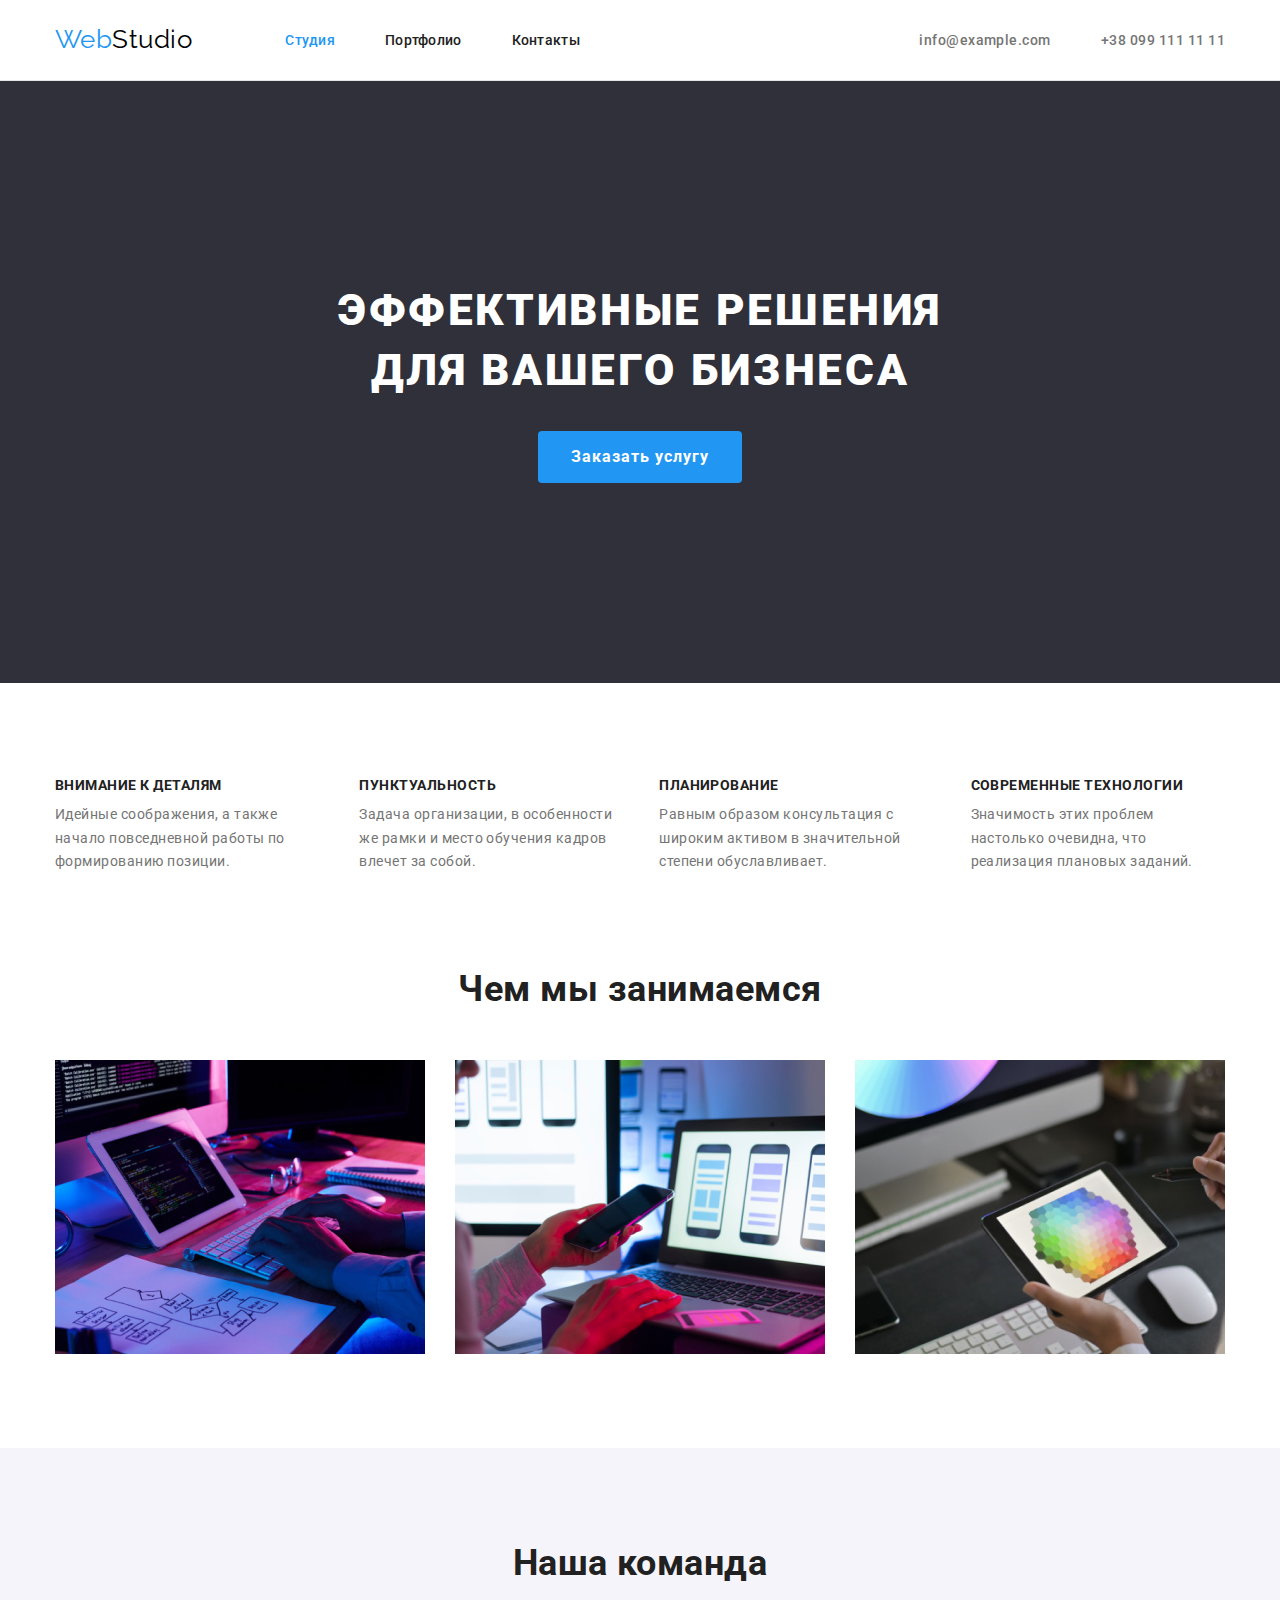
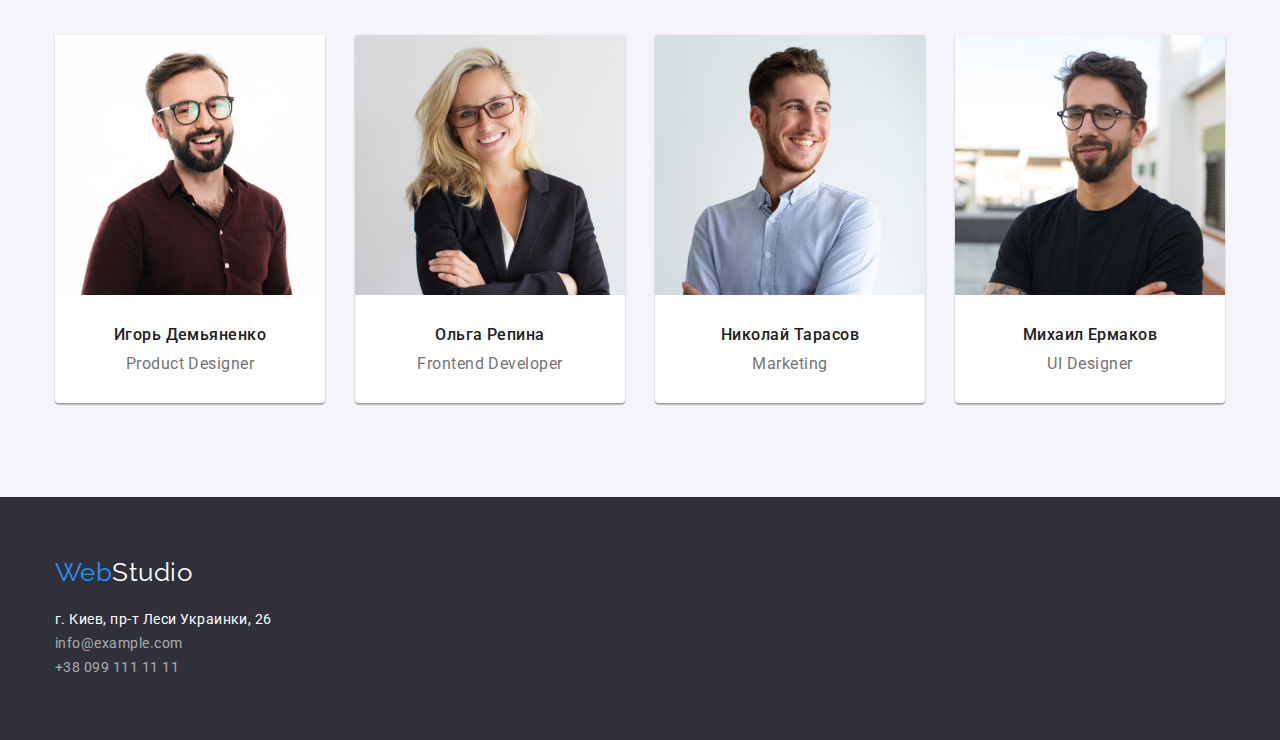
<file: index.html>
<!DOCTYPE html>
<html lang="ru">
  <head>
    <meta charset="UTF-8" />
    <meta http-equiv="X-UA-Compatible" content="IE=edge" />
    <meta name="viewport" content="width=device-width, initial-scale=1.0" />
    <link
      href="https://fonts.googleapis.com/css2?family=Raleway:wght@700&family=Roboto:wght@400;500;700;900&display=swap"
      rel="stylesheet"
    />
    <link
      rel="stylesheet"
      href="https://cdnjs.cloudflare.com/ajax/libs/modern-normalize/1.1.0/modern-normalize.min.css"
    />
    <link rel="stylesheet" href="./css/styles.css" />
    <title>Студия</title>
  </head>
  <body>
    <!-- header -->
    <header class="header">
      <div class="container header-container">
          <nav class="header-nav">
            <a class="logo " href="/index.html">Web<span class="header-logo">Studio</span></a>
            <ul class="header-list">
              <li class="header-item">
                <a class="header-link  current" href="">Студия</a></li>

              <li class="header-item">
                <a class="header-link " href="./portfolio.html">Портфолио</a>
              </li>

              <li class="header-item">
                <a class="header-link " href="">Контакты</a></li>
            </ul>
          </nav>

          <ul class="header-tel-list">
            <li class="header-tel-item">
              <a class="header-tel-link" href="mailto:info@example.com">info@example.com</a>
            </li>

            <li class="header-tel-item">
              <a class="header-tel-link" href="tel:+380991111111">+38 099 111 11 11</a>
            </li>
          </ul>
      </div>
    </header>

    <!-- main -->
    <main>
      <!-- hero-->
      <section class="hero">
        <div class="container">
          <h1 class="hero-title">Эффективные решения для вашего бизнеса</h1>
        <button type="button" class="hero-btn">Заказать услугу</button>
      </div>
      </section>

      <!---advantages -->
      <section class="section ">
        <div class="container">
        <h2 class="visually-hidden">Преимущества</h2>
        <ul class="advantages-list">
          <li class="advantages-item">
            <h3 class="advantages-skills">Внимание к деталям</h3>
            <p class="advantages-text">
              Идейные соображения, а также начало повседневной работы по формированию позиции.
            </p>
          </li>

          <li class="advantages-item">
            <h3 class="advantages-skills">Пунктуальность</h3>
            <p class="advantages-text">
              Задача организации, в особенности же рамки и место обучения кадров влечет за собой.
            </p>
          </li>

          <li class="advantages-item">
            <h3 class="advantages-skills">Планирование</h3>
            <p class="advantages-text">
              Равным образом консультация с широким активом в значительной степени обуславливает.
            </p>
          </li>

          <li class="advantages-item">
            <h3 class="advantages-skills">Современные технологии</h3>
            <p class="advantages-text">
              Значимость этих проблем настолько очевидна, что реализация плановых заданий.
            </p>
          </li>
        </ul>
      </div>
      </section>

      <!-- work -->
      <section class="section work-section">
        <div class="container">
        <h2 class="work-title">Чем мы занимаемся</h2>
        <ul class="work-list ">
          <li class="work-item ">
            <img src="./images/img.jpg" alt="работа на ПК" width="370" />
          </li>

          <li class="work-item ">
            <img src="./images/img (1).jpg" alt="мобильное прилодение " width="370" />
          </li>

          <li class="work-item ">
            <img src="./images/box 3.jpg" alt="работа на планшете" width="370" />
          </li>
        </ul>
      </div>
      </section>

      <!-- command -->
      <section class="command section">
        <div class="container">
          <h2 class="command-title">Наша команда</h2>
          <ul class="command-list">
            <li class="command-item">
              <img src="./images/igor.jpg" alt="Игорь Демьяненко" width="270"
              />
              <div class="comand-tumb">
                <h3 class="command-name">Игорь Демьяненко</h3>
              <p lang="en" class="command-text">Product Designer</p>
            </div>
            </li>

            <li class="command-item">
                <img src="./images/olga.jpg" alt="Ольга Репина" width="270"/>
              <div class="comand-tumb">
                <h3 class="command-name">Ольга Репина</h3>
              <p lang="en" class="command-text">Frontend Developer</p>
              </div>
            </li>

            <li class="command-item">
              <img src="./images/nikolai.jpg" alt="Николай Тарасов" width="270"/>
              <div class="comand-tumb">
                <h3 class="command-name">Николай Тарасов</h3>
              <p lang="en" class="command-text">Marketing</p>
              </div>
            </li>

            <li class="command-item">
              <img src="./images/mikhail.jpg" alt="Михаил Ермаков" width="270"/>
              <div class="comand-tumb">
                <h3 class="command-name">Михаил Ермаков</h3>
              <p lang="en" class="command-text">UI Designer</p>
              </div>
            </li>
          </ul>
        </div>
      </section>
    </main>
    <!-- footer -->
    <footer class="footer">
      <div class="container">
        <a class="logo" href="/index.html" >Web<span class="footer-logo">Studio</span></a>
        <address class="footer-address">
          <ul class="footer-list">
            <li class="footer-item">
              <a
                href="https://goo.gl/maps/9bH4zWDmJThcaqJQ8"
                target="_blank"
                rel="noreferrer noopener"
                class="footer-link-address"
                >г. Киев, пр-т Леси Украинки, 26</a
              >
            </li>
            <li class="footer-item">
              <a class="footer-link" href="mailto:info@example.com" >info@example.com</a>
            </li>

            <li class="footer-item">
              <a class="footer-link" href="tel:+380991111111" >+38 099 111 11 11</a>
            </li>
          </ul>
        </address>
      </div>
      
    </footer>
  </body>
</html>
</file>
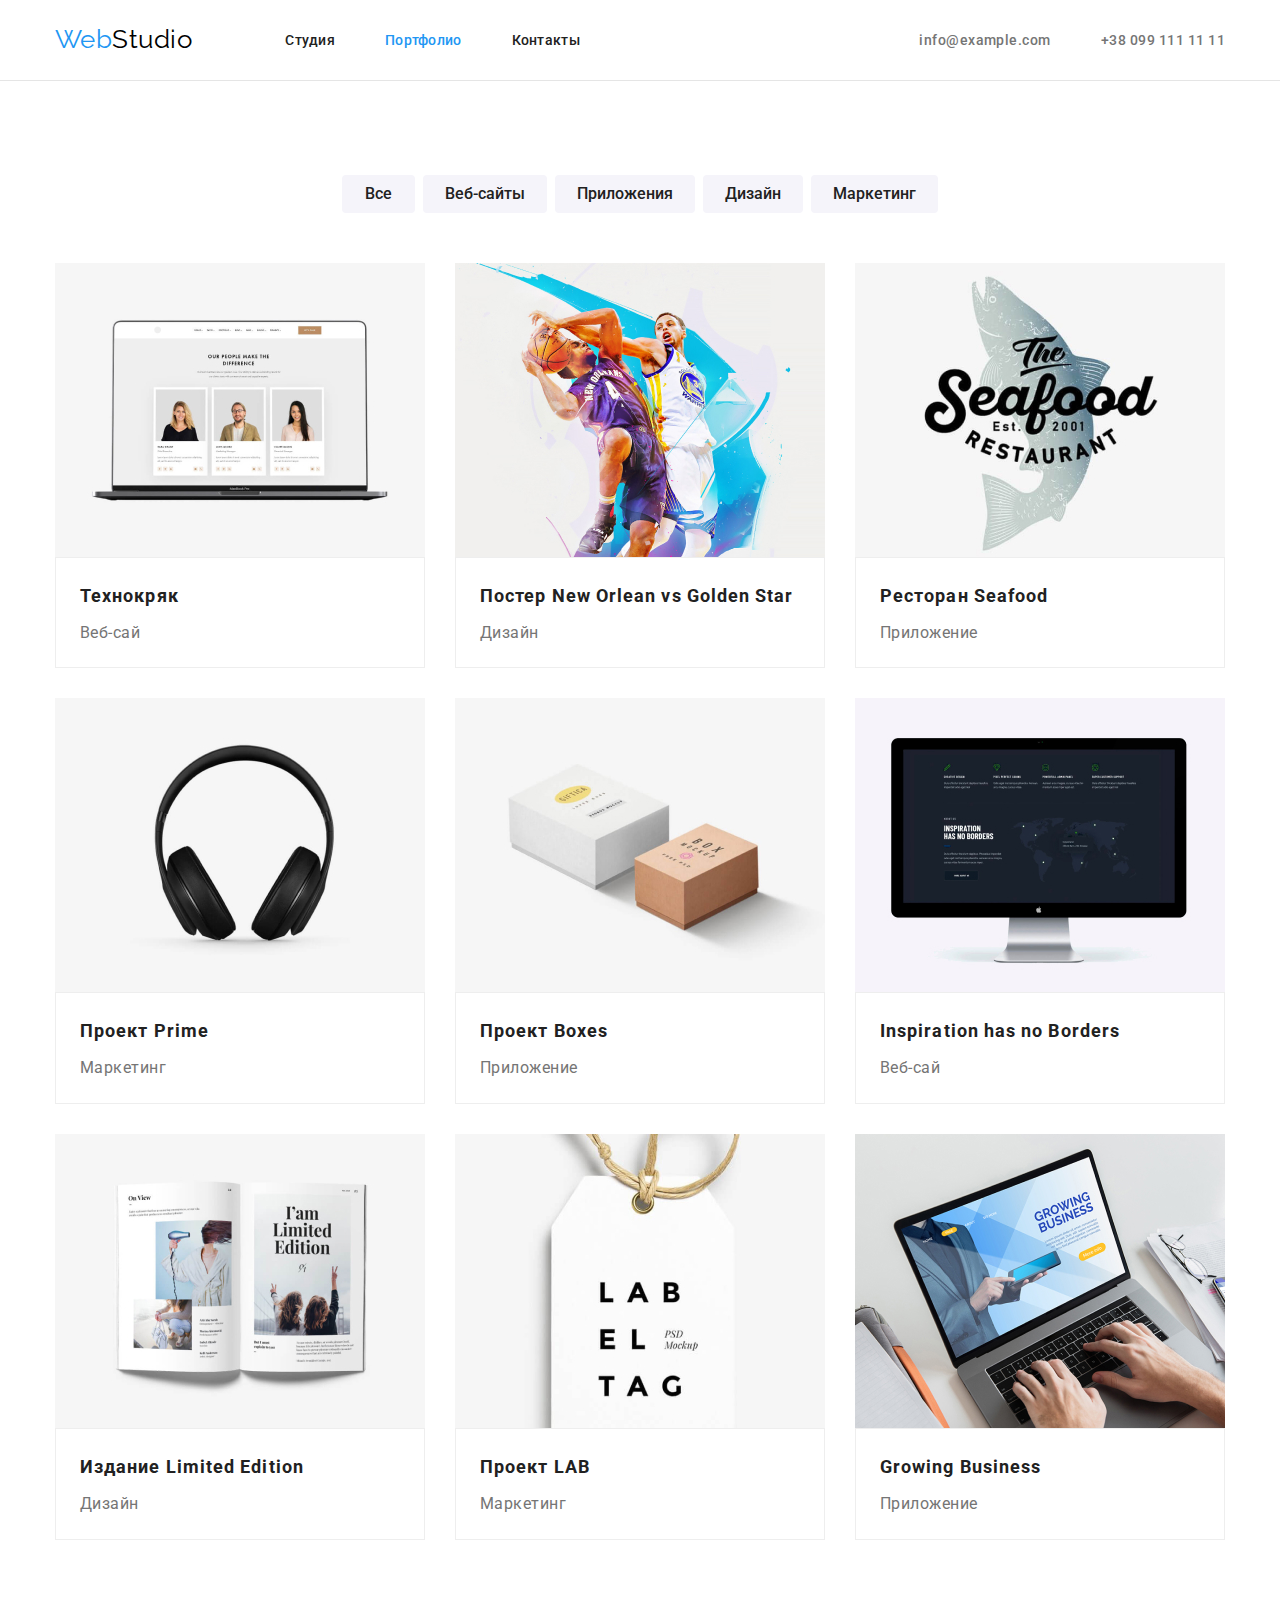
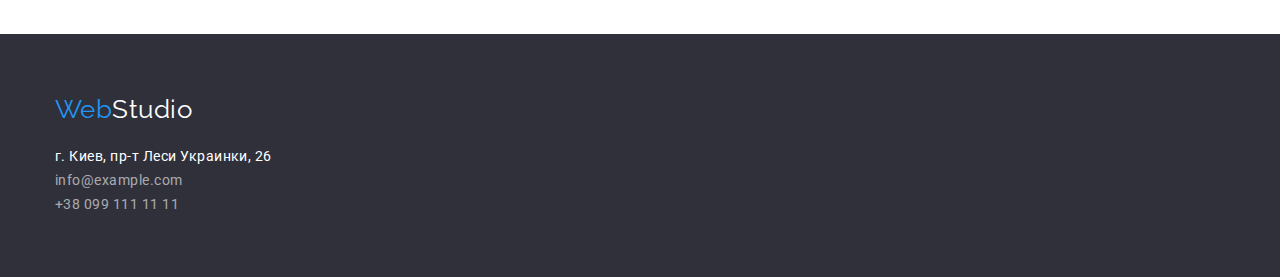
<file: portfolio.html>
<!DOCTYPE html>
<html lang="ru">
  <head>
    <meta charset="UTF-8" />
    <meta http-equiv="X-UA-Compatible" content="IE=edge" />
    <meta name="viewport" content="width=device-width, initial-scale=1.0" />
    <link
      href="https://fonts.googleapis.com/css2?family=Raleway:wght@700&family=Roboto:wght@400;500;700;900&display=swap"
      rel="stylesheet"
    />
    <link
      rel="stylesheet"
      href="https://cdnjs.cloudflare.com/ajax/libs/modern-normalize/1.1.0/modern-normalize.min.css"
    />
    <link rel="stylesheet" href="./css/styles.css" />
    <title>portfolio</title>
  </head>
  <body>
    <!-- header -->
    <header class="header">
      <div class="container ">
        <div class="header-container">
          <nav class="header-nav">
            <a class="logo" href="/index.html">Web<span class="header-logo">Studio</span></a>
            <ul class="header-list list">
              <li class="header-item">
                <a class="header-link" href="./index.html">Студия</a></li>

              <li class="header-item">
                <a class="header-link current" href="" >Портфолио</a>
              </li>

              <li class="header-item">
                <a class="header-link" href="" >Контакты</a></li>
            </ul>
          </nav>

          <ul class="header-tel-list">
            <li class="header-tel-item">
              <a class="header-tel-link" href="mailto:info@example.com">info@example.com</a>
            </li>

            <li class="header-tel-item">
              <a class="header-tel-link" href="tel:+380991111111">+38 099 111 11 11</a>
            </li>
          </ul>
        </div>
      </div>
    </header>

    <!-- main -->
    <main>
      <!-- filter -->
      <section class="section">
        <div class="container">
        <h1 hidden>Фильтр filter - позже спрячу</h1>
        <ul class="filter-list">
          <li class="filter-item">
            <button type="button" class="filter-btn">Все</button>
          </li>
          <li class="filter-item">
            <button type="button" class="filter-btn">Веб-сайты</button>
          </li>
          <li class="filter-item">
            <button type="button" class="filter-btn">Приложения</button>
          </li>
          <li class="filter-item">
            <button type="button" class="filter-btn">Дизайн</button>
          </li>
          <li class="filter-item">
            <button type="button" class="filter-btn">Маркетинг</button>
          </li>
        </ul>
        <!-- works -->

      
          <ul class="works-list">
          <li class="works-item">
            <a href="" >
              <img src="./images/technokiack.jpg" alt="Технокряк" width="370" />
               <div class="works-tumb">
                  <h2 class="works-title">Технокряк</h2>
              <p class="works-text">Веб-сай</p>
               </div>
            </a>
            
          </li>

          <li class="works-item">
           <a href="">
              <img src="./images/poster.jpg" alt="Дизайн" width="370" />
              <div class="works-tumb">
                <h2 class="works-title">Постер New Orlean vs Golden Star</h2>
              <p class="works-text">Дизайн</p></a>
              </div>
          </li>
      
          <li class="works-item">
            <a href="" 
              ><img src="./images/seafood.jpg" alt="Приложение" width="370" />
              <div class="works-tumb">
                <h2 class="works-title">Ресторан Seafood</h2>
              <p class="works-text">Приложение</p></a
            >
              </div>
          </li>

          <li class="works-item">
            <a href=""
              ><img src="./images/prine.jpg" alt="Маркетинг" width="370" />
             <div class="works-tumb">
                <h2 class="works-title">Проект Prime</h2>
              <p class="works-text">Маркетинг</p></a
            >
             </div>
          </li>

          <li class="works-item">
            <a href="" 
              ><img src="./images/boxes.jpg" alt="Приложение" width="370" />
              <div class="works-tumb">
                <h2 class="works-title">Проект Boxes</h2>
              <p class="works-text">Приложение</p></a
            >
              </div>
          </li>

          <li class="works-item">
            <a href="" 
              ><img src="./images/borders.jpg" alt="Веб-сай" width="370" />
              <div class="works-tumb">
                <h2 class="works-title">Inspiration has no Borders</h2>
              <p class="works-text">Веб-сай</p></a
            >
              </div>
          </li>

          <li class="works-item">
            <a href="" 
              ><img src="./images/ledition.jpg" alt="Дизайн" width="370" />
              <div class="works-tumb">
                <h2 class="works-title">Издание Limited Edition</h2>
              <p class="works-text">Дизайн</p></a
            >
              </div>
          </li>

          <li class="works-item">
            <a href="" 
              ><img src="./images/lab.jpg" alt="Маркетинг" width="370" />
              <div class="works-tumb">
                <h2 class="works-title">Проект LAB</h2>
              <p class="works-text">Маркетинг</p></a
            >
              </div>
          </li>

          <li class="works-item">
            <a href=""
              ><img src="./images/business.jpg" alt="Приложение" width="370" />
              <div class="works-tumb">
                <h2 class="works-title">Growing Business</h2>
              <p class="works-text">Приложение</p></a
            >
              </div>
          </li>
        </ul>
      </section>
</div>
    </main>
    <!-- footer -->
    <footer class="footer">
      <div class="container">
        <a href="/index.html" class="logo">Web<span class="footer-logo">Studio</span></a>
        <address class="footer-address">
          <ul class="footer-list">
            <li class="footer-item">
              <a
                href="https://goo.gl/maps/9bH4zWDmJThcaqJQ8"
                target="_blank"
                rel="noreferrer noopener"
                class="footer-link-address"
                >г. Киев, пр-т Леси Украинки, 26</a
              >
            </li>
            <li class="footer-item">
              <a href="mailto:info@example.com" class="footer-link">info@example.com</a>
            </li>

            <li class="footer-item">
              <a href="tel:+380991111111" class="footer-link">+38 099 111 11 11</a>
            </li>
          </ul>
        </address>
      </div>
    </footer>
  </body>
</html>
</file>
<file: css/styles.css>
:root {
  --dark-text-color: #212121;
  --accent-color: #2196f3;
  --primary-text-color: #757575;
  --white-color: #ffffff;
  --footer-connection-text-color: rgba(255, 255, 255, 0.6);
  --backgrond-section-color: #f5f4fa;
  --footer-color: #2f303a;
  --background-color: #e5e5e5;
  --drop-shadow: (0px 4px 4px rgba(0, 0, 0, 0.25));
}
body {
  font-family: 'Roboto', sans-serif;
  color: #ececec;
  letter-spacing: 0.03em;
}
/* ----------утитлиты------------- */
.visually-hidden {
  position: absolute;
  clip: rect(0 0 0 0);
  width: 1px;
  height: 1px;
  margin: -1px;
}
.container {
  width: 1200px;
  margin-left: auto;
  margin-right: auto;
  padding-left: 15px;
  padding-right: 15px;
}
a {
  text-decoration: none;
}

.logo {
  font-family: 'Raleway', sans-serif;
  color: var(--accent-color);
  font-size: 26px;
  line-height: 1.2;
  margin-right: 93px;
}

/*  -----------reset.css */
p,
h1,
h2,
h3,
h4,
h5 {
  margin: 0;
}
ul {
  list-style: none;
  margin: 0;
  padding: 0;
}
img {
  height: auto;
  display: block;
  max-width: 100%;
}

/* ----------------header------------------- */
.header {
  /* margin-top: 0;
  margin-bottom: 94px; */
  border-bottom: 1px solid var(--background-color);
}
.header-container {
  display: flex;
  align-items: center;
}
.header-nav {
  display: flex;
  align-items: center;
}
.header-logo {
  color: #000;
 
}
 


.header-link {
  display: block;
  padding: 32px 0;
  font-weight: 500;
  font-size: 14px;
  line-height: calc(16 / 14);
  letter-spacing: 0.02em;
  color: var(--dark-text-color);

}
.header-list {
  display: flex;
}
.header-item:not(:last-child) {
  margin-right: 50px;
}

.header-link:focus,
.header-link:hover,
.current,
.header-tel-link:focus,
.header-tel-link:hover {
  color: var(--accent-color);
}
.header-tel-list {
  display: flex;
  margin-left: auto;
}
.header-tel-item + .header-tel-item {
  margin-left: 50px;
}

.header-tel-link {
  font-weight: 500;
  font-size: 14px;
  line-height: calc(16 / 14);
  color: var(--primary-text-color);
}

/* ---------------hero---------------------- */
.hero {
  background-color: var(--footer-color);
  text-align: center;
  padding: 200px 0;
}

.hero-title {
  margin-top: 0;
  margin-bottom: 30px;
  margin-left: auto;
  margin-right: auto;
  max-width: 695px;
  font-weight: 900;
  font-size: 44px;
  line-height: 1.36;
  letter-spacing: 0.06em;
  text-transform: uppercase;
  color: var(--white-color);
}
.hero-btn {
  font-family: inherit;
  font-weight: 700;
  padding: 10px 32px;
  font-size: 16px;
  line-height: 1.87;
  letter-spacing: 0.06em;
  border-radius: 4px;

  border: 1px solid transparent;
  color: var(--white-color);
  background-color: var(--accent-color);
}
.hero-btn:hover,
.hero-btn:focus {
  background-color: var(--white-color);
  color: var(--accent-color);
  border: 1px solid var(--accent-color);
}

/* --------------advantages-------------- */
.section {
  padding-top: 94px;
  padding-bottom: 94px;
}
.work-section{
  padding-top: 0;
}
.advantages-list {
  display: flex;
}
.advantages-item:not(:last-child) {
  margin-right: 30px;
}
.advantages-skills {
  margin-top: 0;
  margin-bottom: 10px;
  font-weight: 700;
  font-size: 14px;
  line-height: calc(16 / 14);
  text-transform: uppercase;
  color: var(--dark-text-color);
}
.advantages-text {
  font-size: 14px;
  line-height: 1.71;

  color: var(--primary-text-color);
}
/* --------------work-------------------- */
.work {
  padding-bottom: 94px;
}
.works-item:hover,
.works-item:focus{
  background-color: var(--white-color);
  color: var(--accent-color);
  border: 1px solid var(--accent-color);
}


.work-title {
  margin-bottom: 50px;
  font-weight: 700;
  font-size: 36px;
  line-height: 1.17;
  text-align: center;
  color: var(--dark-text-color);
}
.work-list {
  display: flex;
}
.work-item:not(:last-child) {
  margin-right: 30px;
}
/* --------------command-------------- */
.command {
  background-color: var(--backgrond-section-color);
  /* padding-top: 94px;
  padding-bottom: 94px; */
}
.command-title {
  margin-top: 0;
  margin-bottom: 50px;
  font-weight: 700;
  font-size: 36px;
  line-height: 1.17;
  text-align: center;
  color: var(--dark-text-color);
}
.command-list {
  display: flex;
  margin-left: -30px;
}
.command-item {
  flex-basis: calc(100% / 3 - 30px);
  margin-left: 30px;
  background: #FFFFFF;
/* material shadow v1 */

box-shadow: 0px 1px 3px rgba(0, 0, 0, 0.12), 0px 1px 1px rgba(0, 0, 0, 0.14), 0px 2px 1px rgba(0, 0, 0, 0.2);
border-radius: 0px 0px 4px 4px;

}
.comand-tumb {
  padding: 30px 0;
}
.command-name {
  margin-bottom: 10px;
  font-weight: 500;
  font-size: 16px;
  line-height: 1.2;
  text-align: center;

  color: var(--dark-text-color);
}
.command-text {
  font-size: 16px;
  line-height: 1.2;
  text-align: center;

  color: var(--primary-text-color);
}
/* ---------------footer------------------ */
.footer {
  padding-top: 60px;
  padding-bottom: 60px;
  background-color: var(--footer-color);
}
.logo link{

}

.footer-address {
  font-style: normal;
  margin-top: 20px;
 
}

.footer-item :not(:last-child) {
  margin-bottom: 9px;
}
.footer-logo {
  color: var(--white-color);
}
.footer-link-address {

  font-size: 14px;
  line-height: 1.71;

  color: var(--white-color);
}
.footer-link {
  font-size: 14px;
  line-height: 1.71;

  color: var(--footer-connection-text-color);
}

/* -----------portfolio--------------------- */
/* -----------portfolio filter----------------- */
/* .filter {
  padding-top: 94px;
  padding-bottom: 94px;
} */
.filter-list {
  margin-bottom: 50px;
  display: flex;
  justify-content: center;
}
.filter-item:not(:last-child) {
  margin-right: 8px;
}
.filter-btn {
  font-family: inherit;
  font-weight: 500;
  min-width: 73px;
  padding: 6px 22px;
  color: var(--dark-text-color);
  background-color: var(--backgrond-section-color);
  font-size: 16px;
  line-height: 1.6;

  border-radius: 4px;
  border: transparent;
}

.filter-btn:hover,
.filter-btn:focus {
  color: var(--white-color);
  background-color: var(--accent-color);
}
/* -----------works------------ */

.works-list {
  display: flex;
  flex-wrap: wrap;
  margin-left: -30px;
  margin-top: -30px;
}

.works-item {
  flex-basis: calc(100% / 3 - 30px);
  margin-left: 30px;
  margin-top: 30px;
}
.works-tumb {
  padding: 20px 24px;
  border: 1px solid #eeeeee;
}
.works-title {
  font-weight: 700;
  font-size: 18px;
  line-height: 2;
  letter-spacing: 0.06em;
  color: var(--dark-text-color);
  margin-bottom: 4px;
}
.works-text {
  font-size: 16px;
  line-height: 1.87;

  color: var(--primary-text-color);
}
.works-content {
  outline: 1px solid var(--background-color);
}
</file>
